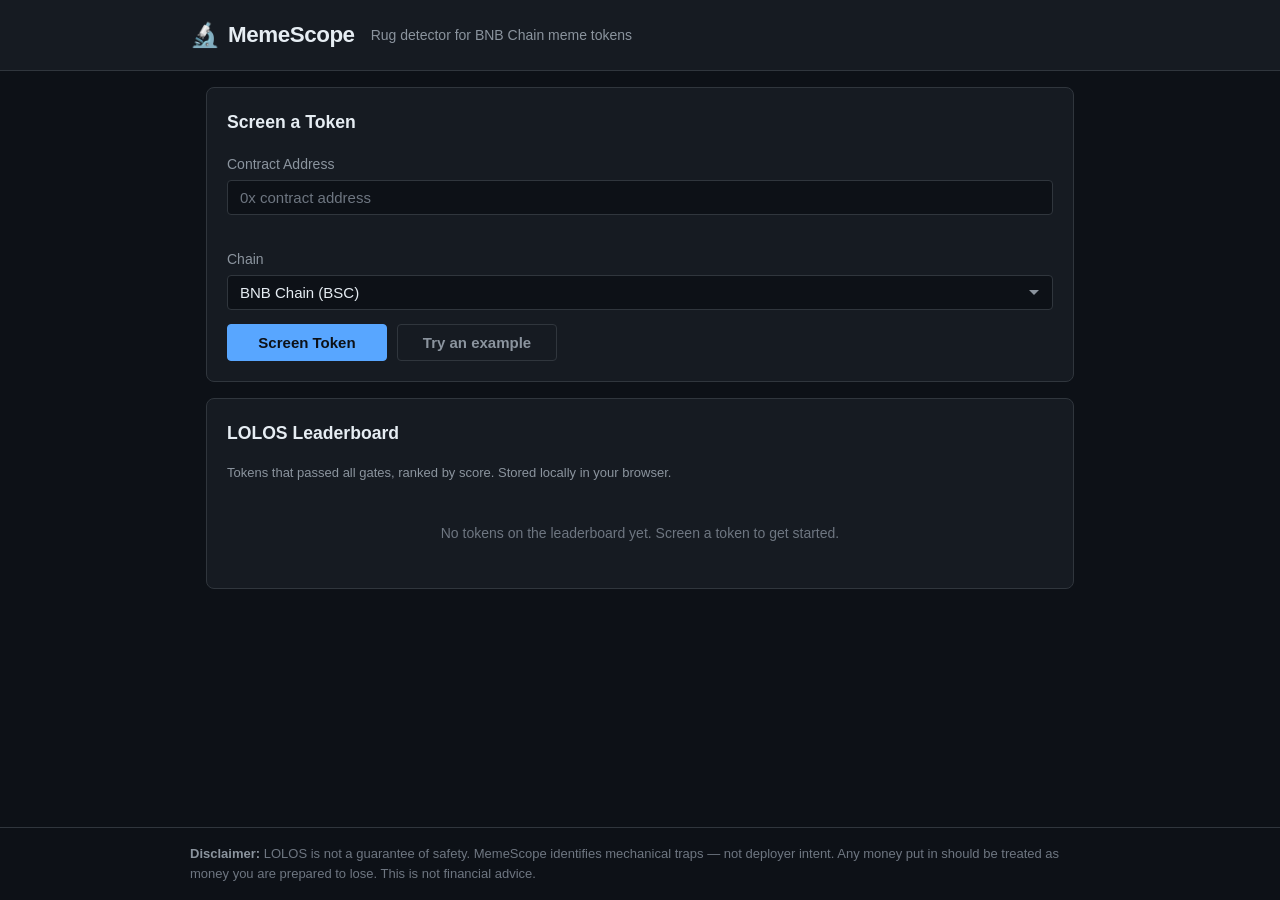
<file: index.html>
<!DOCTYPE html>
<html lang="en">
<head>
  <meta charset="UTF-8">
  <meta name="viewport" content="width=device-width, initial-scale=1.0">
  <title>MemeScope — Meme Token Screener</title>
  <link rel="stylesheet" href="style.css">
  <script src="app.js" defer></script>
</head>
<body>
  <header class="site-header">
    <div class="header-inner">
      <div class="logo">
        <span class="logo-icon">🔬</span>
        <span class="logo-text">MemeScope</span>
      </div>
      <p class="tagline">Rug detector for BNB Chain meme tokens</p>
    </div>
  </header>

  <main class="main-layout">

    <!-- Input panel -->
    <section class="input-section card" aria-label="Token screening form">
      <h2 class="section-title">Screen a Token</h2>

      <form id="screen-form" novalidate>
        <div class="field-group">
          <label for="address-input" class="field-label">Contract Address</label>
          <input
            id="address-input"
            type="text"
            class="text-input"
            placeholder="0x contract address"
            autocomplete="off"
            spellcheck="false"
            aria-describedby="address-error"
          >
          <span id="address-error" class="field-error" role="alert" aria-live="polite"></span>
        </div>

        <div class="field-group">
          <label for="chain-select" class="field-label">Chain</label>
          <select id="chain-select" class="select-input">
            <option value="56" selected>BNB Chain (BSC)</option>
            <option value="1">Ethereum</option>
            <option value="137">Polygon</option>
          </select>
        </div>

        <div class="form-actions">
          <button id="submit-btn" type="submit" class="btn btn-primary">Screen Token</button>
          <button id="example-btn" type="button" class="btn btn-secondary">Try an example</button>
        </div>
      </form>
    </section>

    <!-- Progress indicator (hidden while idle) -->
    <section id="progress-section" class="progress-section card" aria-label="Screening progress" hidden>
      <h2 class="section-title">Screening…</h2>
      <ol id="progress-steps" class="progress-steps" aria-label="Progress steps">
        <li class="step" data-step="cmc">CMC</li>
        <li class="step" data-step="dex">DexScreener</li>
        <li class="step" data-step="goplus">GoPlus</li>
        <li class="step" data-step="onchain">On-chain</li>
        <li class="step" data-step="quote">Quote</li>
        <li class="step" data-step="narrative">Narrative</li>
        <li class="step" data-step="done">Done</li>
      </ol>
      <p id="progress-label" class="progress-label" aria-live="polite"></p>
    </section>

    <!-- Error banner (hidden by default) -->
    <div id="error-banner" class="error-banner" role="alert" aria-live="assertive" hidden></div>

    <!-- Report section (hidden until a report is ready) -->
    <section id="report-section" class="report-section" aria-label="Screening report" hidden>

      <!-- Verdict card -->
      <div id="verdict-card" class="verdict-card card">
        <div class="verdict-left">
          <span id="verdict-badge" class="verdict-badge"></span>
          <div class="verdict-meta">
            <span id="report-name" class="report-name"></span>
            <span id="report-address" class="report-address"></span>
          </div>
        </div>
        <div class="verdict-right">
          <div class="score-ring">
            <span id="score-value" class="score-value"></span>
            <span class="score-label">/ 100</span>
          </div>
        </div>
      </div>

      <!-- Market snapshot -->
      <div id="market-card" class="market-card card">
        <h3 class="card-title">Market Snapshot</h3>
        <div id="cmc-note" class="cmc-note" hidden>
          <span class="warn-icon">⚠</span> Not listed on CoinMarketCap — price and volume are from DexScreener
        </div>
        <dl id="market-grid" class="market-grid">
          <div class="market-item">
            <dt>Price</dt>
            <dd id="stat-price">—</dd>
          </div>
          <div class="market-item">
            <dt>Liquidity</dt>
            <dd id="stat-liquidity">—</dd>
          </div>
          <div class="market-item">
            <dt>24h Volume</dt>
            <dd id="stat-volume">—</dd>
          </div>
          <div class="market-item">
            <dt>Market Cap</dt>
            <dd id="stat-mcap">—</dd>
          </div>
          <div class="market-item">
            <dt>DEX</dt>
            <dd id="stat-dex">—</dd>
          </div>
          <div class="market-item">
            <dt>Pair</dt>
            <dd id="stat-pair">—</dd>
          </div>
        </dl>
      </div>

      <!-- 8-gate table -->
      <div class="gates-card card">
        <h3 class="card-title">Gate Results</h3>
        <div class="table-scroll">
          <table id="gates-table" class="gates-table">
            <thead>
              <tr>
                <th scope="col">#</th>
                <th scope="col">Gate</th>
                <th scope="col">Result</th>
                <th scope="col">Detail</th>
              </tr>
            </thead>
            <tbody id="gates-tbody"></tbody>
          </table>
        </div>
      </div>

      <!-- Narrative -->
      <div class="narrative-card card">
        <h3 class="card-title">Risk Narrative</h3>
        <p id="narrative-text" class="narrative-text"></p>
        <p class="screened-at">
          Screened at: <span id="screened-at-value"></span>
        </p>
      </div>

      <!-- Evidence links -->
      <div class="evidence-card card">
        <h3 class="card-title">Evidence &amp; Sources</h3>
        <div id="evidence-links" class="evidence-links"></div>
      </div>

    </section>

    <!-- Leaderboard section (always visible) -->
    <section id="leaderboard-section" class="leaderboard-section card" aria-label="LOLOS leaderboard">
      <h2 class="section-title">LOLOS Leaderboard</h2>
      <p class="leaderboard-subtitle">Tokens that passed all gates, ranked by score. Stored locally in your browser.</p>
      <div id="leaderboard-empty" class="leaderboard-empty">
        No tokens on the leaderboard yet. Screen a token to get started.
      </div>
      <div class="table-scroll" id="leaderboard-table-wrap" hidden>
        <table id="leaderboard-table" class="leaderboard-table">
          <thead>
            <tr>
              <th scope="col">Rank</th>
              <th scope="col">Token</th>
              <th scope="col">Score</th>
              <th scope="col">Liquidity</th>
              <th scope="col">Screened At</th>
            </tr>
          </thead>
          <tbody id="leaderboard-tbody"></tbody>
        </table>
      </div>
    </section>

  </main>

  <!-- Disclaimer: always visible -->
  <footer class="site-footer">
    <div class="disclaimer">
      <strong>Disclaimer:</strong>
      LOLOS is not a guarantee of safety. MemeScope identifies mechanical traps — not deployer intent.
      Any money put in should be treated as money you are prepared to lose.
      This is not financial advice.
    </div>
  </footer>

</body>
</html>
</file>
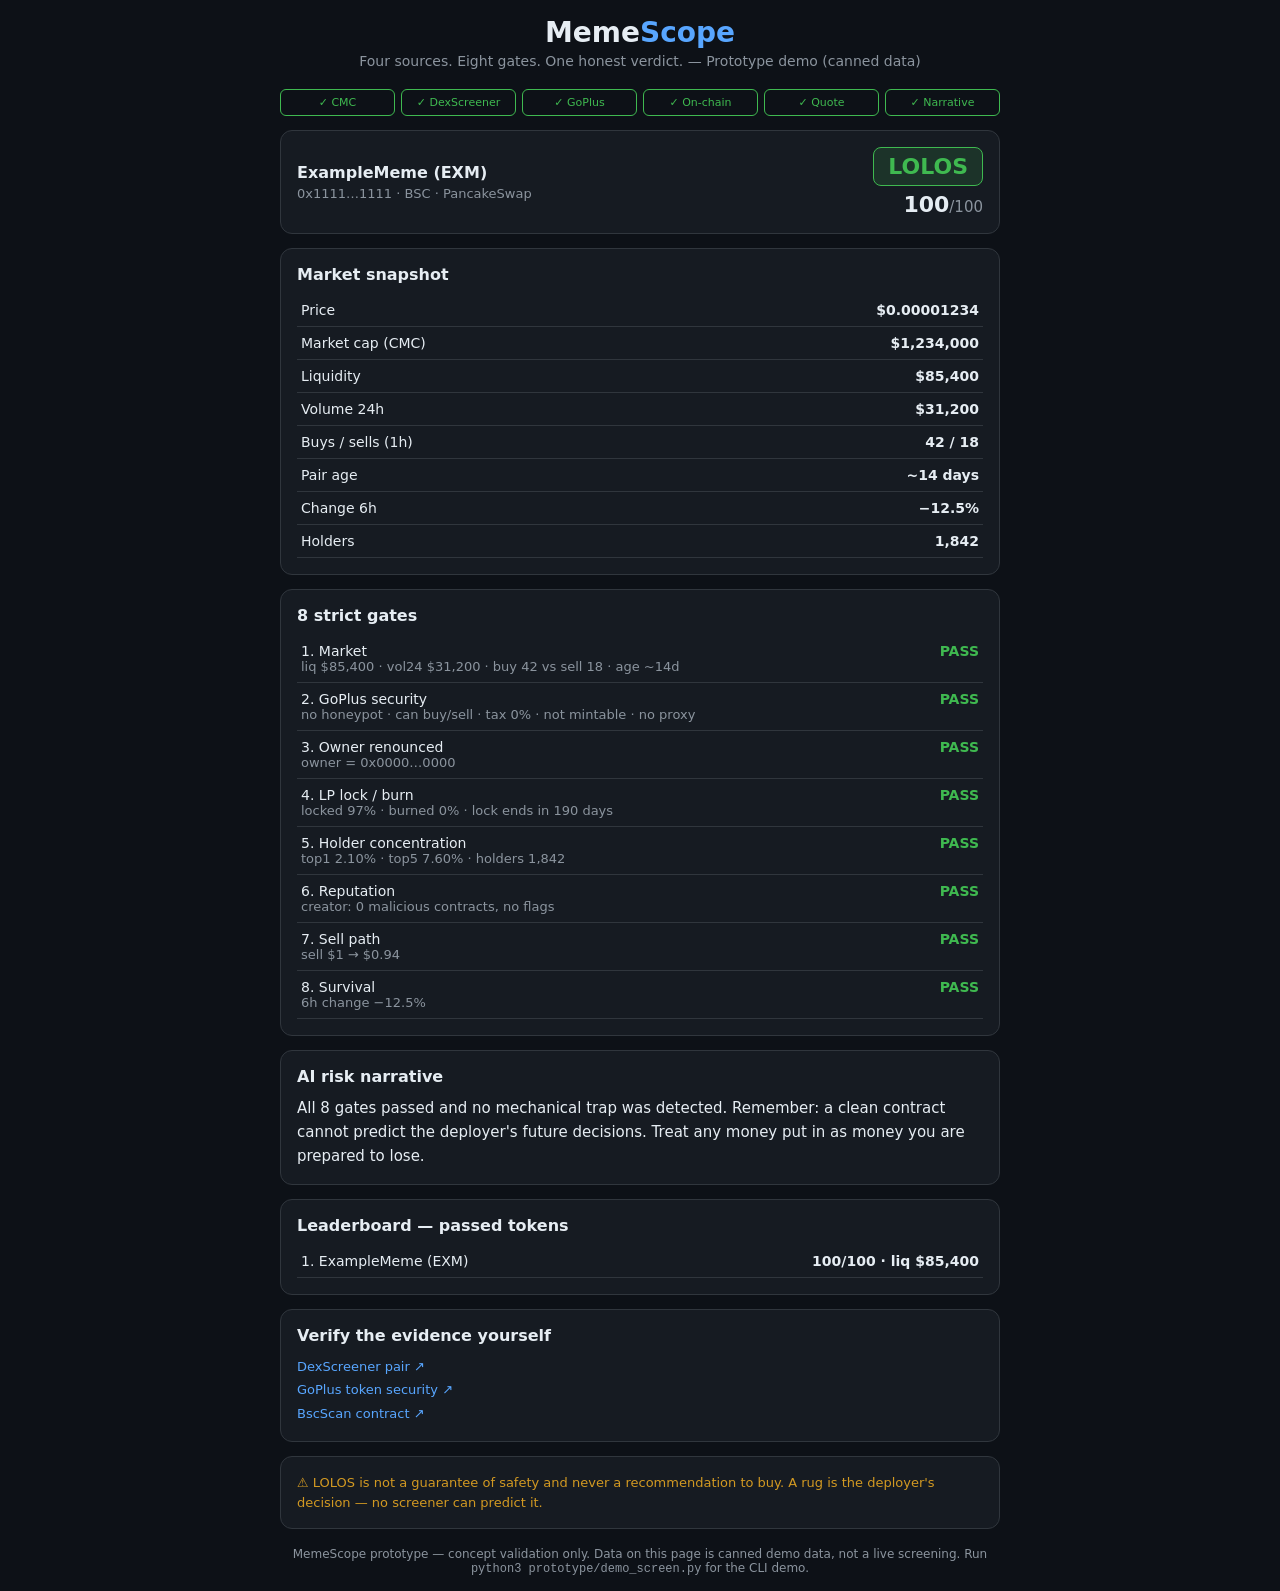
<file: prototype/demo.html>
<!DOCTYPE html>
<html lang="en">
<head>
<meta charset="UTF-8">
<meta name="viewport" content="width=device-width, initial-scale=1.0">
<title>MemeScope — Demo Report (prototype)</title>
<style>
  :root { --bg:#0d1117; --card:#161b22; --border:#30363d; --text:#e6edf3;
          --muted:#8b949e; --green:#3fb950; --red:#f85149; --yellow:#d29922;
          --accent:#58a6ff; }
  * { box-sizing:border-box; margin:0; padding:0; }
  body { background:var(--bg); color:var(--text); font-family:system-ui,-apple-system,sans-serif; padding:16px; }
  .wrap { max-width:720px; margin:0 auto; }
  header { text-align:center; margin-bottom:20px; }
  header h1 { font-size:28px; } header h1 span { color:var(--accent); }
  header p { color:var(--muted); margin-top:4px; font-size:14px; }
  .card { background:var(--card); border:1px solid var(--border); border-radius:12px; padding:16px; margin-bottom:14px; }
  .card h2 { font-size:16px; margin-bottom:10px; }
  .verdict { display:flex; justify-content:space-between; align-items:center; }
  .badge { font-size:22px; font-weight:800; padding:6px 14px; border-radius:8px; }
  .badge.pass { background:rgba(63,185,80,.15); color:var(--green); border:1px solid var(--green); }
  .score { font-size:15px; color:var(--muted); } .score b { color:var(--text); font-size:22px; }
  table { width:100%; border-collapse:collapse; font-size:14px; }
  td { padding:8px 4px; border-bottom:1px solid var(--border); vertical-align:top; }
  td:last-child { text-align:right; font-weight:700; white-space:nowrap; }
  .pass { color:var(--green); } .fail { color:var(--red); } .warn { color:var(--yellow); }
  .detail { color:var(--muted); font-weight:400; font-size:13px; display:block; }
  .narrative { line-height:1.6; font-size:15px; }
  .disclaimer { font-size:13px; color:var(--yellow); line-height:1.5; }
  .sources { font-size:13px; color:var(--muted); line-height:1.8; }
  .sources a { color:var(--accent); text-decoration:none; }
  .leaderboard td:last-child { text-align:right; }
  .proto-note { font-size:12px; color:var(--muted); text-align:center; margin-top:18px; }
  .progress { display:flex; gap:6px; margin-bottom:14px; }
  .step { flex:1; text-align:center; font-size:11px; color:var(--muted); padding:6px 2px; border:1px solid var(--border); border-radius:6px; }
  .step.done { color:var(--green); border-color:var(--green); }
</style>
</head>
<body>
<div class="wrap">
  <header>
    <h1>Meme<span>Scope</span></h1>
    <p>Four sources. Eight gates. One honest verdict. — Prototype demo (canned data)</p>
  </header>

  <div class="progress">
    <div class="step done">✓ CMC</div>
    <div class="step done">✓ DexScreener</div>
    <div class="step done">✓ GoPlus</div>
    <div class="step done">✓ On-chain</div>
    <div class="step done">✓ Quote</div>
    <div class="step done">✓ Narrative</div>
  </div>

  <div class="card verdict">
    <div>
      <h2 style="margin:0">ExampleMeme (EXM)</h2>
      <p style="color:var(--muted);font-size:13px;margin-top:4px">0x1111…1111 · BSC · PancakeSwap</p>
    </div>
    <div style="text-align:right">
      <div class="badge pass">LOLOS</div>
      <div class="score" style="margin-top:6px"><b>100</b>/100</div>
    </div>
  </div>

  <div class="card">
    <h2>Market snapshot</h2>
    <table>
      <tr><td>Price</td><td>$0.00001234</td></tr>
      <tr><td>Market cap (CMC)</td><td>$1,234,000</td></tr>
      <tr><td>Liquidity</td><td>$85,400</td></tr>
      <tr><td>Volume 24h</td><td>$31,200</td></tr>
      <tr><td>Buys / sells (1h)</td><td>42 / 18</td></tr>
      <tr><td>Pair age</td><td>~14 days</td></tr>
      <tr><td>Change 6h</td><td>−12.5%</td></tr>
      <tr><td>Holders</td><td>1,842</td></tr>
    </table>
  </div>

  <div class="card">
    <h2>8 strict gates</h2>
    <table>
      <tr><td>1. Market <span class="detail">liq $85,400 · vol24 $31,200 · buy 42 vs sell 18 · age ~14d</span></td><td class="pass">PASS</td></tr>
      <tr><td>2. GoPlus security <span class="detail">no honeypot · can buy/sell · tax 0% · not mintable · no proxy</span></td><td class="pass">PASS</td></tr>
      <tr><td>3. Owner renounced <span class="detail">owner = 0x0000…0000</span></td><td class="pass">PASS</td></tr>
      <tr><td>4. LP lock / burn <span class="detail">locked 97% · burned 0% · lock ends in 190 days</span></td><td class="pass">PASS</td></tr>
      <tr><td>5. Holder concentration <span class="detail">top1 2.10% · top5 7.60% · holders 1,842</span></td><td class="pass">PASS</td></tr>
      <tr><td>6. Reputation <span class="detail">creator: 0 malicious contracts, no flags</span></td><td class="pass">PASS</td></tr>
      <tr><td>7. Sell path <span class="detail">sell $1 → $0.94</span></td><td class="pass">PASS</td></tr>
      <tr><td>8. Survival <span class="detail">6h change −12.5%</span></td><td class="pass">PASS</td></tr>
    </table>
  </div>

  <div class="card">
    <h2>AI risk narrative</h2>
    <p class="narrative">All 8 gates passed and no mechanical trap was detected. Remember: a clean contract cannot predict the deployer's future decisions. Treat any money put in as money you are prepared to lose.</p>
  </div>

  <div class="card">
    <h2>Leaderboard — passed tokens</h2>
    <table class="leaderboard">
      <tr><td>1. ExampleMeme (EXM)</td><td>100/100 · liq $85,400</td></tr>
    </table>
  </div>

  <div class="card">
    <h2>Verify the evidence yourself</h2>
    <p class="sources">
      <a href="https://dexscreener.com/bsc/0x2222222222222222222222222222222222222222">DexScreener pair ↗</a><br>
      <a href="https://gopluslabs.io/token-security/56/0x1111111111111111111111111111111111111111">GoPlus token security ↗</a><br>
      <a href="https://bscscan.com/token/0x1111111111111111111111111111111111111111">BscScan contract ↗</a>
    </p>
  </div>

  <div class="card">
    <p class="disclaimer">⚠️ LOLOS is not a guarantee of safety and never a recommendation to buy. A rug is the deployer's decision — no screener can predict it.</p>
  </div>

  <p class="proto-note">MemeScope prototype — concept validation only. Data on this page is canned demo data, not a live screening. Run <code>python3 prototype/demo_screen.py</code> for the CLI demo.</p>
</div>
</body>
</html>
</file>
<file: style.css>
/* ==========================================================================
   MemeScope — style.css
   Dark theme, mobile-first, no external dependencies.
   ========================================================================== */

/* --------------------------------------------------------------------------
   Custom properties (design tokens)
   -------------------------------------------------------------------------- */
:root {
  --bg:           #0d1117;
  --surface:      #161b22;
  --surface-alt:  #1c2128;
  --border:       #30363d;
  --border-muted: #21262d;

  --text-primary:   #e6edf3;
  --text-secondary: #8b949e;
  --text-muted:     #6e7681;

  --green:  #3fb950;
  --red:    #f85149;
  --amber:  #d29922;
  --blue:   #58a6ff;

  --font: -apple-system, BlinkMacSystemFont, "Segoe UI", Helvetica, Arial, sans-serif;
  --font-mono: "SFMono-Regular", Consolas, "Liberation Mono", Menlo, monospace;

  --radius:    8px;
  --radius-sm: 4px;
  --gap:       1rem;
}

/* --------------------------------------------------------------------------
   Reset & base
   -------------------------------------------------------------------------- */
*, *::before, *::after {
  box-sizing: border-box;
  margin: 0;
  padding: 0;
}

html {
  font-size: 16px;
  scroll-behavior: smooth;
}

body {
  background-color: var(--bg);
  color: var(--text-primary);
  font-family: var(--font);
  line-height: 1.6;
  min-height: 100vh;
  display: flex;
  flex-direction: column;
}

a {
  color: var(--blue);
  text-decoration: none;
}
a:hover {
  text-decoration: underline;
}

/* --------------------------------------------------------------------------
   Layout
   -------------------------------------------------------------------------- */
.site-header {
  background: var(--surface);
  border-bottom: 1px solid var(--border);
  padding: 1rem var(--gap);
}

.header-inner {
  max-width: 900px;
  margin: 0 auto;
  display: flex;
  align-items: center;
  gap: 1rem;
  flex-wrap: wrap;
}

.logo {
  display: flex;
  align-items: center;
  gap: 0.5rem;
}

.logo-icon {
  font-size: 1.5rem;
}

.logo-text {
  font-size: 1.4rem;
  font-weight: 700;
  letter-spacing: -0.02em;
  color: var(--text-primary);
}

.tagline {
  color: var(--text-secondary);
  font-size: 0.875rem;
}

.main-layout {
  flex: 1;
  max-width: 900px;
  margin: 0 auto;
  padding: var(--gap);
  width: 100%;
  display: flex;
  flex-direction: column;
  gap: var(--gap);
}

/* --------------------------------------------------------------------------
   Cards
   -------------------------------------------------------------------------- */
.card {
  background: var(--surface);
  border: 1px solid var(--border);
  border-radius: var(--radius);
  padding: 1.25rem;
}

.card-title {
  font-size: 0.875rem;
  font-weight: 600;
  text-transform: uppercase;
  letter-spacing: 0.05em;
  color: var(--text-secondary);
  margin-bottom: 0.75rem;
}

.section-title {
  font-size: 1.1rem;
  font-weight: 600;
  margin-bottom: 1rem;
  color: var(--text-primary);
}

/* --------------------------------------------------------------------------
   Input form
   -------------------------------------------------------------------------- */
.field-group {
  margin-bottom: 0.875rem;
  display: flex;
  flex-direction: column;
  gap: 0.3rem;
}

.field-label {
  font-size: 0.875rem;
  font-weight: 500;
  color: var(--text-secondary);
}

.text-input,
.select-input {
  width: 100%;
  background: var(--bg);
  border: 1px solid var(--border);
  border-radius: var(--radius-sm);
  color: var(--text-primary);
  font-family: var(--font);
  font-size: 0.9375rem;
  padding: 0.5rem 0.75rem;
  outline: none;
  transition: border-color 0.15s;
}

.text-input::placeholder {
  color: var(--text-muted);
}

.text-input:focus,
.select-input:focus {
  border-color: var(--blue);
  box-shadow: 0 0 0 3px rgba(88, 166, 255, 0.15);
}

.select-input {
  cursor: pointer;
  appearance: none;
  background-image: url("data:image/svg+xml,%3Csvg xmlns='http://www.w3.org/2000/svg' width='12' height='12' viewBox='0 0 12 12'%3E%3Cpath fill='%238b949e' d='M6 8L1 3h10z'/%3E%3C/svg%3E");
  background-repeat: no-repeat;
  background-position: right 0.75rem center;
  padding-right: 2rem;
}

.select-input option {
  background: var(--surface);
}

.field-error {
  font-size: 0.8125rem;
  color: var(--red);
  min-height: 1.1em;
}

.form-actions {
  display: flex;
  gap: 0.625rem;
  margin-top: 0.25rem;
}

/* --------------------------------------------------------------------------
   Buttons
   -------------------------------------------------------------------------- */
.btn {
  flex: 1;
  padding: 0.5625rem 1rem;
  border-radius: var(--radius-sm);
  border: 1px solid transparent;
  font-family: var(--font);
  font-size: 0.9375rem;
  font-weight: 600;
  cursor: pointer;
  transition: background-color 0.15s, opacity 0.15s;
  white-space: nowrap;
}

.btn-primary {
  background: var(--blue);
  color: #0d1117;
  border-color: var(--blue);
}

.btn-primary:hover:not(:disabled) {
  background: #79b8ff;
}

.btn-primary:disabled {
  opacity: 0.5;
  cursor: not-allowed;
}

.btn-secondary {
  background: transparent;
  color: var(--text-secondary);
  border-color: var(--border);
}

.btn-secondary:hover {
  background: var(--surface-alt);
  color: var(--text-primary);
}

/* --------------------------------------------------------------------------
   Progress indicator
   -------------------------------------------------------------------------- */
.progress-section {
  text-align: center;
}

.progress-steps {
  list-style: none;
  display: flex;
  flex-wrap: wrap;
  gap: 0.375rem;
  justify-content: center;
  margin-bottom: 0.75rem;
}

.step {
  font-size: 0.8125rem;
  padding: 0.25rem 0.625rem;
  border-radius: 999px;
  background: var(--surface-alt);
  border: 1px solid var(--border-muted);
  color: var(--text-muted);
  transition: background-color 0.2s, color 0.2s;
}

.step.active {
  background: var(--blue);
  border-color: var(--blue);
  color: #0d1117;
  font-weight: 600;
}

.step.done {
  background: rgba(63, 185, 80, 0.15);
  border-color: var(--green);
  color: var(--green);
}

.progress-label {
  color: var(--text-secondary);
  font-size: 0.875rem;
  min-height: 1.4em;
}

/* --------------------------------------------------------------------------
   Error banner
   -------------------------------------------------------------------------- */
.error-banner {
  background: rgba(248, 81, 73, 0.1);
  border: 1px solid rgba(248, 81, 73, 0.4);
  border-radius: var(--radius);
  color: var(--red);
  padding: 0.75rem 1rem;
  font-size: 0.9375rem;
}

/* --------------------------------------------------------------------------
   Verdict card
   -------------------------------------------------------------------------- */
.verdict-card {
  display: flex;
  align-items: center;
  justify-content: space-between;
  gap: 1rem;
  flex-wrap: wrap;
}

.verdict-left {
  display: flex;
  align-items: center;
  gap: 1rem;
  flex-wrap: wrap;
}

.verdict-badge {
  font-size: 1.75rem;
  font-weight: 800;
  letter-spacing: 0.04em;
  padding: 0.25rem 0.875rem;
  border-radius: var(--radius-sm);
  line-height: 1;
}

.verdict-lolos {
  color: var(--green);
  background: rgba(63, 185, 80, 0.15);
  border: 2px solid var(--green);
}

.verdict-gagal {
  color: var(--red);
  background: rgba(248, 81, 73, 0.12);
  border: 2px solid var(--red);
}

.verdict-meta {
  display: flex;
  flex-direction: column;
  gap: 0.2rem;
}

.report-name {
  font-size: 1rem;
  font-weight: 600;
}

.report-address {
  font-family: var(--font-mono);
  font-size: 0.8125rem;
  color: var(--text-secondary);
}

.verdict-right {
  text-align: right;
}

.score-ring {
  display: inline-flex;
  align-items: baseline;
  gap: 0.25rem;
}

.score-value {
  font-size: 2.5rem;
  font-weight: 800;
  line-height: 1;
}

.score-lolos {
  color: var(--green);
}

.score-gagal {
  color: var(--red);
}

.score-label {
  font-size: 1rem;
  color: var(--text-secondary);
}

/* --------------------------------------------------------------------------
   Market snapshot
   -------------------------------------------------------------------------- */
.cmc-note {
  display: flex;
  align-items: center;
  gap: 0.4rem;
  font-size: 0.8125rem;
  color: var(--amber);
  background: rgba(210, 153, 34, 0.1);
  border: 1px solid rgba(210, 153, 34, 0.3);
  border-radius: var(--radius-sm);
  padding: 0.4rem 0.75rem;
  margin-bottom: 0.75rem;
}

.warn-icon {
  font-style: normal;
  font-weight: bold;
}

.market-grid {
  display: grid;
  grid-template-columns: repeat(2, 1fr);
  gap: 0.625rem 1rem;
}

.market-item {
  display: flex;
  flex-direction: column;
  gap: 0.1rem;
}

.market-item dt {
  font-size: 0.75rem;
  color: var(--text-muted);
  text-transform: uppercase;
  letter-spacing: 0.04em;
}

.market-item dd {
  font-size: 0.9375rem;
  font-weight: 600;
  color: var(--text-primary);
}

/* --------------------------------------------------------------------------
   Gate results table
   -------------------------------------------------------------------------- */
.table-scroll {
  overflow-x: auto;
  -webkit-overflow-scrolling: touch;
}

.gates-table {
  width: 100%;
  border-collapse: collapse;
  font-size: 0.875rem;
}

.gates-table th {
  text-align: left;
  padding: 0.5rem 0.625rem;
  font-size: 0.75rem;
  font-weight: 600;
  text-transform: uppercase;
  letter-spacing: 0.04em;
  color: var(--text-secondary);
  border-bottom: 1px solid var(--border);
  white-space: nowrap;
}

.gates-table td {
  padding: 0.5rem 0.625rem;
  vertical-align: top;
  border-bottom: 1px solid var(--border-muted);
}

.gates-table tbody tr:nth-child(even) {
  background: rgba(255, 255, 255, 0.02);
}

.gates-table tbody tr:last-child td {
  border-bottom: none;
}

.gate-num {
  color: var(--text-muted);
  font-variant-numeric: tabular-nums;
  width: 2rem;
  text-align: center;
}

.gate-name {
  font-weight: 500;
  white-space: nowrap;
}

.gate-detail {
  color: var(--text-secondary);
  font-family: var(--font-mono);
  font-size: 0.8125rem;
  word-break: break-word;
}

/* Result badges */
.badge {
  display: inline-block;
  padding: 0.15rem 0.5rem;
  border-radius: 999px;
  font-size: 0.75rem;
  font-weight: 700;
  letter-spacing: 0.04em;
  text-transform: uppercase;
  white-space: nowrap;
}

.badge-pass {
  background: rgba(63, 185, 80, 0.15);
  color: var(--green);
  border: 1px solid rgba(63, 185, 80, 0.4);
}

.badge-fail {
  background: rgba(248, 81, 73, 0.15);
  color: var(--red);
  border: 1px solid rgba(248, 81, 73, 0.4);
}

.badge-warn {
  background: rgba(210, 153, 34, 0.15);
  color: var(--amber);
  border: 1px solid rgba(210, 153, 34, 0.4);
}

.badge-unknown {
  background: rgba(139, 148, 158, 0.15);
  color: var(--text-secondary);
  border: 1px solid var(--border);
}

/* --------------------------------------------------------------------------
   Narrative
   -------------------------------------------------------------------------- */
.narrative-text {
  color: var(--text-secondary);
  font-size: 0.9375rem;
  line-height: 1.65;
  margin-bottom: 0.75rem;
}

.screened-at {
  font-size: 0.8125rem;
  color: var(--text-muted);
}

/* --------------------------------------------------------------------------
   Evidence links
   -------------------------------------------------------------------------- */
.evidence-links {
  display: flex;
  flex-wrap: wrap;
  gap: 0.5rem;
}

.evidence-pill {
  display: inline-block;
  padding: 0.3rem 0.75rem;
  border-radius: 999px;
  font-size: 0.8125rem;
  font-weight: 500;
  background: var(--surface-alt);
  border: 1px solid var(--border);
  color: var(--blue);
  transition: background 0.15s, border-color 0.15s;
  text-decoration: none;
}

.evidence-pill:hover {
  background: rgba(88, 166, 255, 0.1);
  border-color: var(--blue);
  text-decoration: none;
}

/* --------------------------------------------------------------------------
   Leaderboard
   -------------------------------------------------------------------------- */
.leaderboard-subtitle {
  font-size: 0.8125rem;
  color: var(--text-secondary);
  margin-bottom: 0.875rem;
}

.leaderboard-empty {
  color: var(--text-muted);
  font-size: 0.875rem;
  text-align: center;
  padding: 1.5rem 0;
}

.leaderboard-table {
  width: 100%;
  border-collapse: collapse;
  font-size: 0.875rem;
}

.leaderboard-table th {
  text-align: left;
  padding: 0.5rem 0.625rem;
  font-size: 0.75rem;
  font-weight: 600;
  text-transform: uppercase;
  letter-spacing: 0.04em;
  color: var(--text-secondary);
  border-bottom: 1px solid var(--border);
  white-space: nowrap;
}

.leaderboard-table td {
  padding: 0.5rem 0.625rem;
  border-bottom: 1px solid var(--border-muted);
  vertical-align: middle;
}

.leaderboard-table tbody tr:nth-child(even) {
  background: rgba(255, 255, 255, 0.02);
}

.leaderboard-table tbody tr:last-child td {
  border-bottom: none;
}

.rank-cell {
  color: var(--text-muted);
  text-align: center;
  font-variant-numeric: tabular-nums;
  width: 2.5rem;
}

.token-cell {
  display: flex;
  flex-direction: column;
  gap: 0.1rem;
}

.token-symbol {
  font-weight: 600;
}

.token-name,
.token-addr {
  font-size: 0.75rem;
}

.secondary {
  color: var(--text-secondary);
}

.score-cell {
  font-weight: 700;
  color: var(--green);
  font-variant-numeric: tabular-nums;
}

.date-cell {
  color: var(--text-secondary);
  font-size: 0.8125rem;
  white-space: nowrap;
}

/* --------------------------------------------------------------------------
   Footer / disclaimer
   -------------------------------------------------------------------------- */
.site-footer {
  border-top: 1px solid var(--border);
  padding: 1rem var(--gap);
  margin-top: auto;
}

.disclaimer {
  max-width: 900px;
  margin: 0 auto;
  font-size: 0.8125rem;
  color: var(--text-muted);
  line-height: 1.55;
}

.disclaimer strong {
  color: var(--text-secondary);
}

/* --------------------------------------------------------------------------
   Responsive: ≥ 768px — optional two-column for report + leaderboard
   -------------------------------------------------------------------------- */
@media (min-width: 768px) {
  .market-grid {
    grid-template-columns: repeat(3, 1fr);
  }

  .form-actions {
    flex-direction: row;
  }

  .btn {
    flex: none;
    min-width: 10rem;
  }
}
</file>
